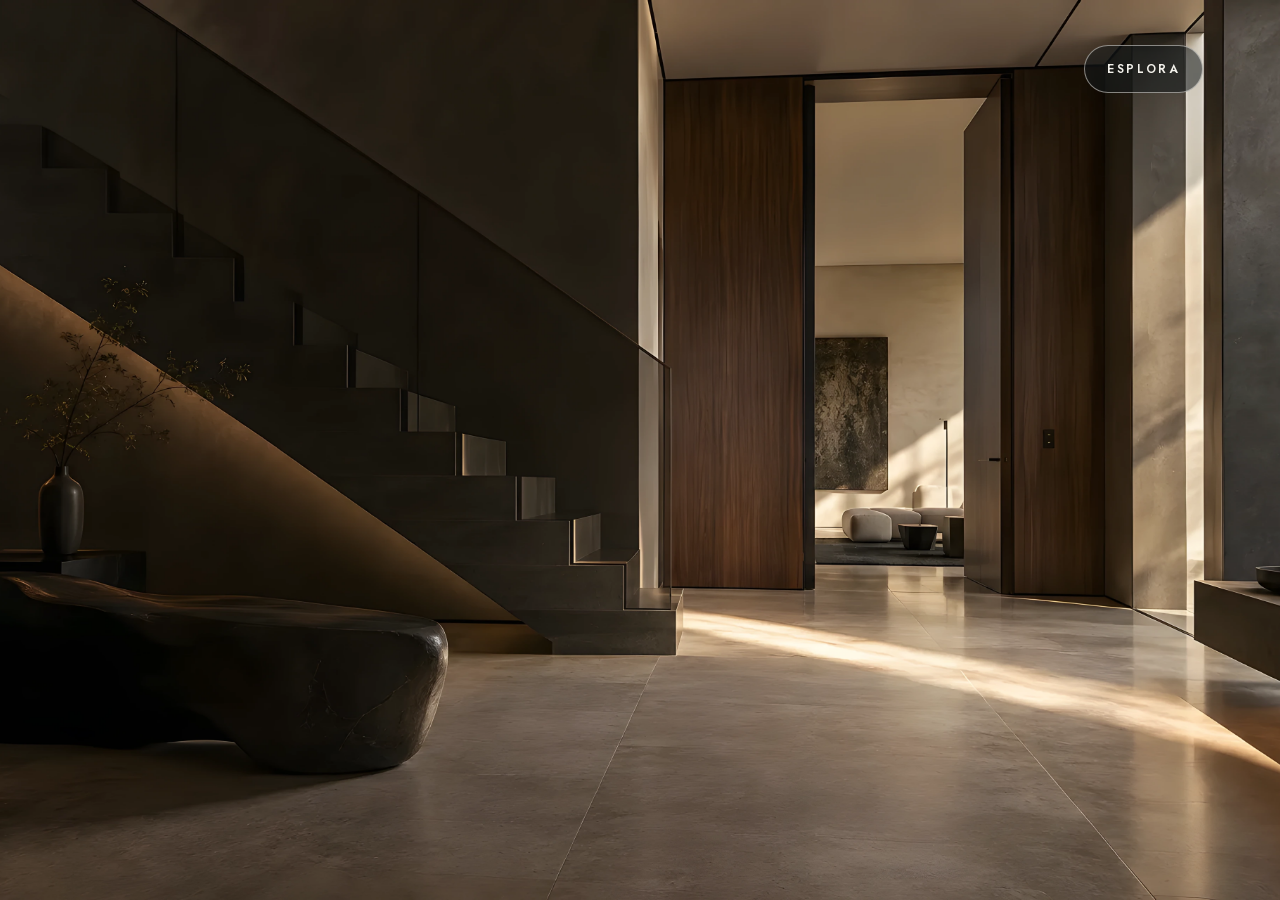
<file: index.html>
<!doctype html>
<html lang="it">
<head>
<meta charset="utf-8">
<meta name="viewport" content="width=device-width, initial-scale=1">
<meta name="robots" content="noindex, nofollow">
<meta name="showroom-mode" content="static">
<meta http-equiv="Content-Security-Policy" content="default-src 'self'; img-src 'self' data:; media-src 'self' blob:; style-src 'self'; script-src 'self'; connect-src 'self'; font-src 'self'; object-src 'none'; base-uri 'none'; form-action 'none'">
<meta name="referrer" content="no-referrer">

<title>GC General Contractor · Showroom</title>
<link rel="icon" href="static/icona.svg" type="image/svg+xml">
<link rel="preload" href="static/fonts/jost-latin-variable.woff2" as="font" type="font/woff2" crossorigin>
<link rel="preload" href="static/fonts/cormorant-garamond-italic-latin.woff2" as="font" type="font/woff2" crossorigin>
<link rel="stylesheet" href="static/base.css">
<link rel="stylesheet" href="static/tv.css">
</head>
<body class="is-loop">
<video id="loop" muted playsinline loop autoplay preload="auto" disablepictureinpicture></video>
<main id="stage" aria-live="polite"></main>
<div id="chrome" aria-hidden="true">
  <img class="tv-mark" src="static/marchio.svg" alt="">
  <div class="tv-deck micro" id="deckTitle"></div>
  <div class="tv-count micro" id="count"></div>
</div>
<aside id="hint" hidden>
  <span class="micro accent">Telecomando</span>
  <strong id="hintUrl"></strong>
  <span id="hintPin" class="micro"></span>
</aside>
<script src="static/tv.js" defer></script>
</body>
</html>
</file>
<file: static/base.css>
/* Showroom GC · identità del sito (styles.css di gcgeneralcontractor.pro): colori, font, etichette */
@font-face{font-family:"Jost";font-style:normal;font-weight:300 600;font-display:block;src:url(fonts/jost-latin-variable.woff2) format("woff2");unicode-range:U+0000-00FF,U+0131,U+0152-0153,U+02BB-02BC,U+02C6,U+02DA,U+02DC,U+0304,U+0308,U+0329,U+2000-206F,U+20AC,U+2122,U+2191,U+2193,U+2212,U+2215,U+FEFF,U+FFFD}
@font-face{font-family:"Jost";font-style:normal;font-weight:300 600;font-display:block;src:url(fonts/jost-latin-ext-variable.woff2) format("woff2");unicode-range:U+0100-02BA,U+02BD-02C5,U+02C7-02CC,U+02CE-02D7,U+02DD-02FF,U+0304,U+0308,U+0329,U+1D00-1DBF,U+1E00-1E9F,U+1EF2-1EFF,U+2020,U+20A0-20AB,U+20AD-20C0,U+2113,U+2C60-2C7F,U+A720-A7FF}
@font-face{font-family:"Cormorant Garamond";font-style:italic;font-weight:400;font-display:block;src:url(fonts/cormorant-garamond-italic-latin.woff2) format("woff2");unicode-range:U+0000-00FF,U+0131,U+0152-0153,U+02BB-02BC,U+02C6,U+02DA,U+02DC,U+0304,U+0308,U+0329,U+2000-206F,U+20AC,U+2122,U+2191,U+2193,U+2212,U+2215,U+FEFF,U+FFFD}
@font-face{font-family:"Cormorant Garamond";font-style:italic;font-weight:400;font-display:block;src:url(fonts/cormorant-garamond-italic-latin-ext.woff2) format("woff2");unicode-range:U+0100-02BA,U+02BD-02C5,U+02C7-02CC,U+02CE-02D7,U+02DD-02FF,U+0304,U+0308,U+0329,U+1D00-1DBF,U+1E00-1E9F,U+1EF2-1EFF,U+2020,U+20A0-20AB,U+20AD-20C0,U+2113,U+2C60-2C7F,U+A720-A7FF}
:root{--tiffany:#0abab5;--tiffany-dark:#08736f;--ink:#171d1e;--graphite:#292f30;--paper:#f3f1eb;--warm:#e7e3da;--stone:#c9c7bf;--muted:#8f9695;--white:#fffefa;--line:rgba(243,241,235,.16);--ease:cubic-bezier(.2,.75,.2,1)}
*{box-sizing:border-box}
html{-webkit-text-size-adjust:100%;text-size-adjust:100%}
body{margin:0;background:var(--ink);color:var(--paper);font-family:"Jost","Helvetica Neue",Arial,sans-serif;font-weight:400}
em,i{font-family:"Cormorant Garamond",Georgia,serif;font-style:italic;font-weight:400;letter-spacing:-.02em}
.micro{font-size:11px;font-weight:600;letter-spacing:.2em;text-transform:uppercase;line-height:1.3}
.accent{color:var(--tiffany)}
.mark{display:block;overflow:visible}
.mark .mark-point{fill:var(--tiffany)}
.mark .mark-letters{fill:currentColor}
[hidden]{display:none!important}
</file>
<file: static/tv.css>
/* Schermo della TV: 16:9 a qualsiasi risoluzione. Le misure sono in vw (1vw = 38,4 px a 4K, 19,2 px a Full HD). */
html,body{width:100%;height:100%;overflow:hidden;background:var(--ink);cursor:none}
body{--mx:6vw}
#loop{position:fixed;inset:0;width:100%;height:100%;object-fit:cover;background:var(--ink);transition:opacity 1.1s var(--ease)}
body.is-show #loop{opacity:0}
#stage{position:fixed;inset:0}
.slide{position:absolute;inset:0;opacity:0;transition:opacity 1s var(--ease);overflow:hidden;background:var(--ink)}
.slide.in{opacity:1}
.slide.out{opacity:0;transition-duration:.9s}

/* immagine a tutto schermo con movimento lento (solo transform: composito) */
.bleed{position:absolute;inset:0;overflow:hidden}
.bleed img{position:absolute;inset:0;width:100%;height:100%;object-fit:cover;transform-origin:var(--ox,50%) var(--oy,50%);
  animation:kb 26s linear forwards;will-change:transform}
.slide.alt .bleed img{animation-name:kb-pan}
@keyframes kb{from{transform:scale(1.02)}to{transform:scale(1.1)}}
@keyframes kb-pan{from{transform:scale(1.08) translateX(1.4%)}to{transform:scale(1.08) translateX(-1.4%)}}
.paused .bleed img,.paused .panel img{animation-play-state:paused}
.shade-bl::after{content:"";position:absolute;inset:0;pointer-events:none;
  background:linear-gradient(0deg,rgba(13,17,18,.72),rgba(13,17,18,.08) 55%,transparent 75%),linear-gradient(90deg,rgba(13,17,18,.5),transparent 60%)}
.shade-b::after{content:"";position:absolute;inset:0;pointer-events:none;background:linear-gradient(0deg,rgba(13,17,18,.78),rgba(13,17,18,.1) 40%,transparent 60%)}

/* testi */
.copy{position:absolute;left:var(--mx);bottom:12vh;max-width:56vw;opacity:0;transform:translateY(1.6vh);
  transition:opacity .9s .35s var(--ease),transform 1.2s .35s var(--ease)}
.slide.in .copy{opacity:1;transform:none}
.kicker{font-size:.95vw;font-weight:600;letter-spacing:.21em;text-transform:uppercase;color:var(--tiffany);margin:0 0 2.2vh}
.kicker.light{color:var(--paper)}
.title{font-weight:300;font-size:5vw;line-height:.96;letter-spacing:-.045em;margin:0}
.title em{font-size:1.07em;letter-spacing:-.03em}
.title.small{font-size:3.4vw}
.text{font-size:1.3vw;line-height:1.45;font-weight:300;color:var(--warm);max-width:40vw;margin:3vh 0 0}
.keys{font-size:1.15vw;letter-spacing:.02em;color:var(--stone);margin:2.2vh 0 0}
.rule{display:block;width:11vw;height:.22vh;min-height:2px;background:var(--tiffany);margin:3vh 0;transform:scaleX(0);transform-origin:left;
  transition:transform 1.2s .6s var(--ease)}
.slide.in .rule{transform:none}

/* fotografia verticale: immagine a destra a tutta altezza, testo a sinistra */
.split{position:absolute;inset:0;display:grid;grid-template-columns:1fr auto}
.split .panel{position:relative;height:100vh;overflow:hidden}
.split .panel img{height:100%;width:auto;display:block;animation:kb-v 26s linear forwards;transform-origin:50% 40%}
@keyframes kb-v{from{transform:scale(1.0)}to{transform:scale(1.06)}}
.split .copy{position:relative;left:auto;bottom:auto;align-self:end;margin:0 4vw 12vh var(--mx);max-width:none}

/* servizi: colonna di testo a sinistra, immagine a destra come nel video */
.service{position:absolute;inset:0;display:grid;grid-template-columns:44.8vw 1fr}
.service .copy{position:relative;left:auto;bottom:auto;align-self:center;margin:0 3vw 0 var(--mx);max-width:none}
.service .panel{position:relative;overflow:hidden}
.service .panel img{position:absolute;inset:0;width:100%;height:100%;object-fit:cover;animation:kb 26s linear forwards}
.service .title{font-size:4.2vw}
.service ul{list-style:none;padding:0;margin:3.4vh 0 0;font-size:1.2vw;color:var(--warm)}
.service li{padding:.9vh 0;border-top:1px solid var(--line)}
.service li:last-child{border-bottom:1px solid var(--line)}
.claim{font-family:"Cormorant Garamond",Georgia,serif;font-style:italic;font-size:2.4vw;margin:1.4vh 0 0;color:var(--paper)}

/* prima e dopo */
.compare .after{clip-path:inset(0 calc(100% - var(--x,50%)) 0 0)}
.compare .bleed img{animation:kb-c 30s linear forwards}
@keyframes kb-c{from{transform:scale(1.02)}to{transform:scale(1.07)}}
.compare .line{position:absolute;top:0;bottom:0;left:var(--x,50%);width:.16vw;min-width:2px;background:var(--tiffany);transform:translateX(-50%)}
.tag{position:absolute;top:14vh;padding:.7vh .9vw;background:rgba(23,29,30,.62);font-size:.85vw;font-weight:600;letter-spacing:.21em;text-transform:uppercase}
.tag.before{right:var(--mx)}
.tag.after{left:var(--mx)}

/* metodo */
.steps{position:absolute;left:var(--mx);right:var(--mx);bottom:7vh;display:grid;grid-template-columns:repeat(6,1fr);
  font-size:.85vw;font-weight:600;letter-spacing:.19em;text-transform:uppercase}
.steps span{opacity:.4;padding-bottom:1.4vh;position:relative}
.steps span.on{opacity:1}
.steps span.on::after{content:"";position:absolute;left:0;bottom:0;width:4.2vw;height:.2vh;min-height:2px;background:var(--tiffany)}
.step .copy{bottom:17vh}

/* elementi fissi della presentazione */
#chrome{position:fixed;inset:0;pointer-events:none;opacity:0;transition:opacity .8s var(--ease)}
body.is-show #chrome{opacity:1}
.tv-mark{position:absolute;top:5.5vh;right:var(--mx);width:4.4vw;height:auto;opacity:.92}
.tv-deck{position:absolute;top:6.2vh;left:var(--mx);font-size:.85vw;color:var(--paper);opacity:.8;letter-spacing:.21em}
.tv-count{position:absolute;bottom:6.2vh;right:var(--mx);font-size:.85vw;color:var(--paper);opacity:.75;letter-spacing:.21em}
body.hide-chrome #chrome{opacity:0}

/* indicazione per collegare il telecomando (solo all'avvio o con il tasto «i») */
#hint{position:fixed;right:var(--mx);bottom:6vh;display:flex;flex-direction:column;gap:.6vh;padding:1.6vh 1.4vw;background:rgba(23,29,30,.84);
  border-left:.18vw solid var(--tiffany);font-size:1.05vw}
#hint .micro{font-size:.75vw}
#hint strong{font-weight:400;letter-spacing:.01em}

@media (prefers-reduced-motion:reduce){
  .bleed img,.split .panel img,.service .panel img{animation:none}
}

/* ── Sito statico (GitHub Pages): menu dei contenuti, tocco e mouse ── */
body.static{cursor:default}
body.static.idle{cursor:none}
#explore{position:fixed;right:var(--mx);top:5vh;z-index:20;min-height:48px;padding:0 22px;border:1px solid rgba(243,241,235,.5);border-radius:999px;
  background:rgba(23,29,30,.55);color:var(--paper);font:600 12px/1 "Jost",sans-serif;letter-spacing:.2em;text-transform:uppercase;cursor:pointer;
  transition:opacity .6s var(--ease)}
body.idle #explore,body.menu-open #explore{opacity:0;pointer-events:none}
body.is-show #explore{bottom:auto;top:4.6vh;left:50%;transform:translateX(-50%)}
.menu{position:fixed;inset:0;z-index:30;overflow:auto;background:rgba(17,22,23,.96);padding:clamp(20px,4vw,72px) clamp(16px,6vw,230px) 120px;
  -webkit-overflow-scrolling:touch;cursor:default}
.menu-top{display:flex;justify-content:space-between;align-items:center;margin-bottom:clamp(20px,4vh,48px)}
.menu-top img{width:clamp(56px,4.4vw,120px);height:auto}
.menu button{font:inherit;color:inherit;background:none;border:0;cursor:pointer}
.menu-close{min-height:48px;padding:0 20px;border:1px solid var(--line)!important;border-radius:999px;font-size:13px;letter-spacing:.14em;text-transform:uppercase}
.menu h2{font-size:clamp(11px,.85vw,22px);font-weight:600;letter-spacing:.2em;text-transform:uppercase;color:var(--tiffany);margin:clamp(24px,4vh,56px) 0 14px}
.menu-grid{display:grid;grid-template-columns:repeat(auto-fill,minmax(clamp(150px,14vw,380px),1fr));gap:clamp(10px,1vw,24px)}
.menu-card{display:flex;flex-direction:column;text-align:left;background:var(--graphite)!important;border-radius:4px;overflow:hidden;padding:0!important}
.menu-card img{width:100%;aspect-ratio:16/10;object-fit:cover;display:block}
.menu-card span{display:flex;flex-direction:column;gap:4px;padding:12px 14px 14px}
.menu-card strong{font-weight:500;font-size:clamp(15px,1vw,26px)}
.menu-card em{font-size:clamp(15px,1vw,26px);color:var(--stone)}
.menu-card:hover,.menu-card:focus-visible{outline:2px solid var(--tiffany);outline-offset:2px}
.menu-foot{position:fixed;left:0;right:0;bottom:0;padding:16px clamp(16px,6vw,230px) calc(16px + env(safe-area-inset-bottom));background:linear-gradient(0deg,rgba(17,22,23,1) 60%,rgba(17,22,23,0))}
.menu-home{min-height:52px;width:min(100%,420px);border-radius:999px;background:var(--paper)!important;color:var(--ink)!important;font-size:16px;font-weight:500}
/* schermi verticali (telefono, iPad in verticale): testi leggibili e impaginazione in colonna */
@media (orientation:portrait){
  body{--mx:6vw}
  .title{font-size:clamp(30px,9vw,72px)}
  .title.small{font-size:clamp(22px,6.4vw,48px)}
  .kicker,.tv-deck,.tv-count,.tag,.steps{font-size:clamp(10px,2.6vw,16px)}
  .text,.keys,.service ul{font-size:clamp(14px,3.8vw,22px);max-width:none}
  .copy{max-width:88vw;bottom:9vh}
  .tv-mark{width:clamp(48px,12vw,90px)}
  .split{grid-template-columns:1fr;grid-template-rows:62vh 1fr}
  .split .panel{height:62vh;order:-1}
  .split .panel img{width:100%;height:100%;object-fit:cover}
  .split .copy{margin:4vh var(--mx);align-self:start}
  .service{grid-template-columns:1fr;grid-template-rows:auto 1fr}
  .service .copy{margin:12vh var(--mx) 3vh}
  .service .title{font-size:clamp(30px,9vw,72px)}
  .claim{font-size:clamp(20px,6vw,40px)}
  .steps{grid-template-columns:repeat(3,1fr);row-gap:1.2vh}
  .step .copy{bottom:20vh}
}
#explore:focus-visible,.menu button:focus-visible{outline:2px solid var(--tiffany);outline-offset:3px}
</file>
